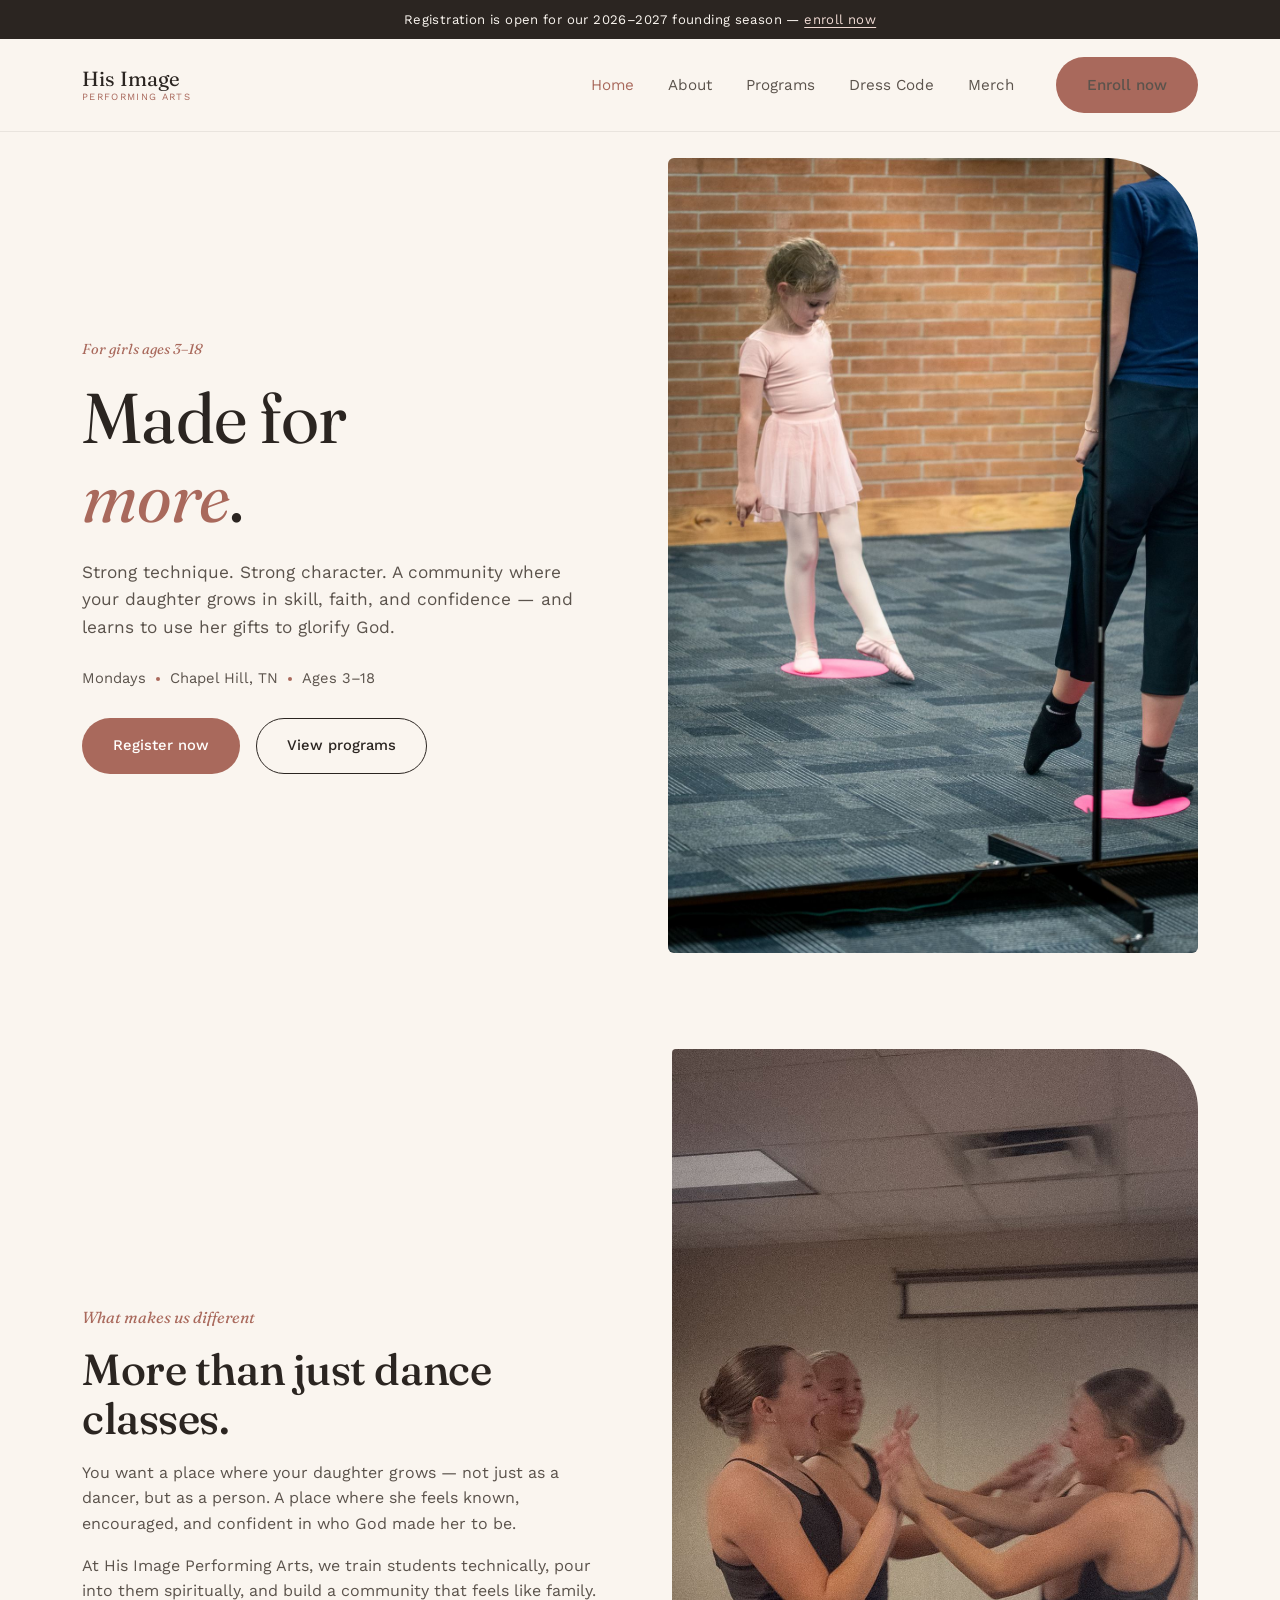
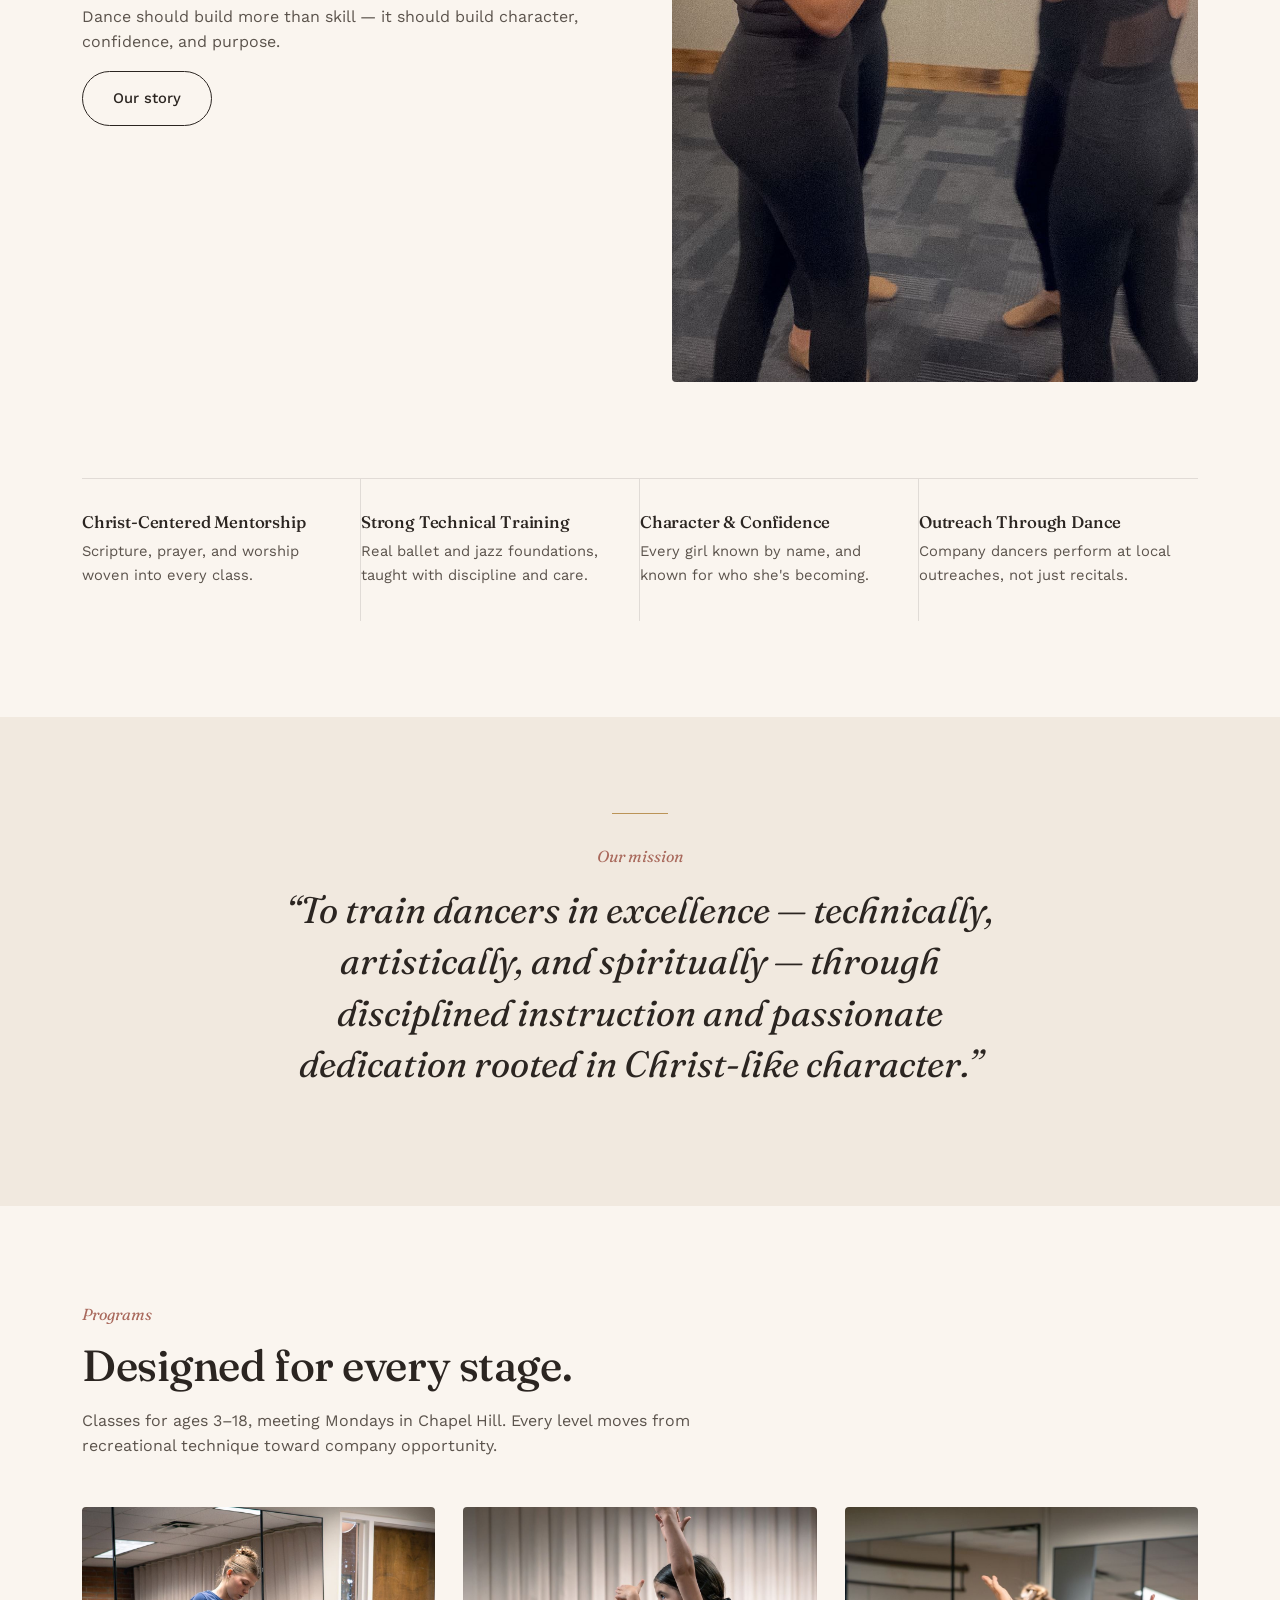
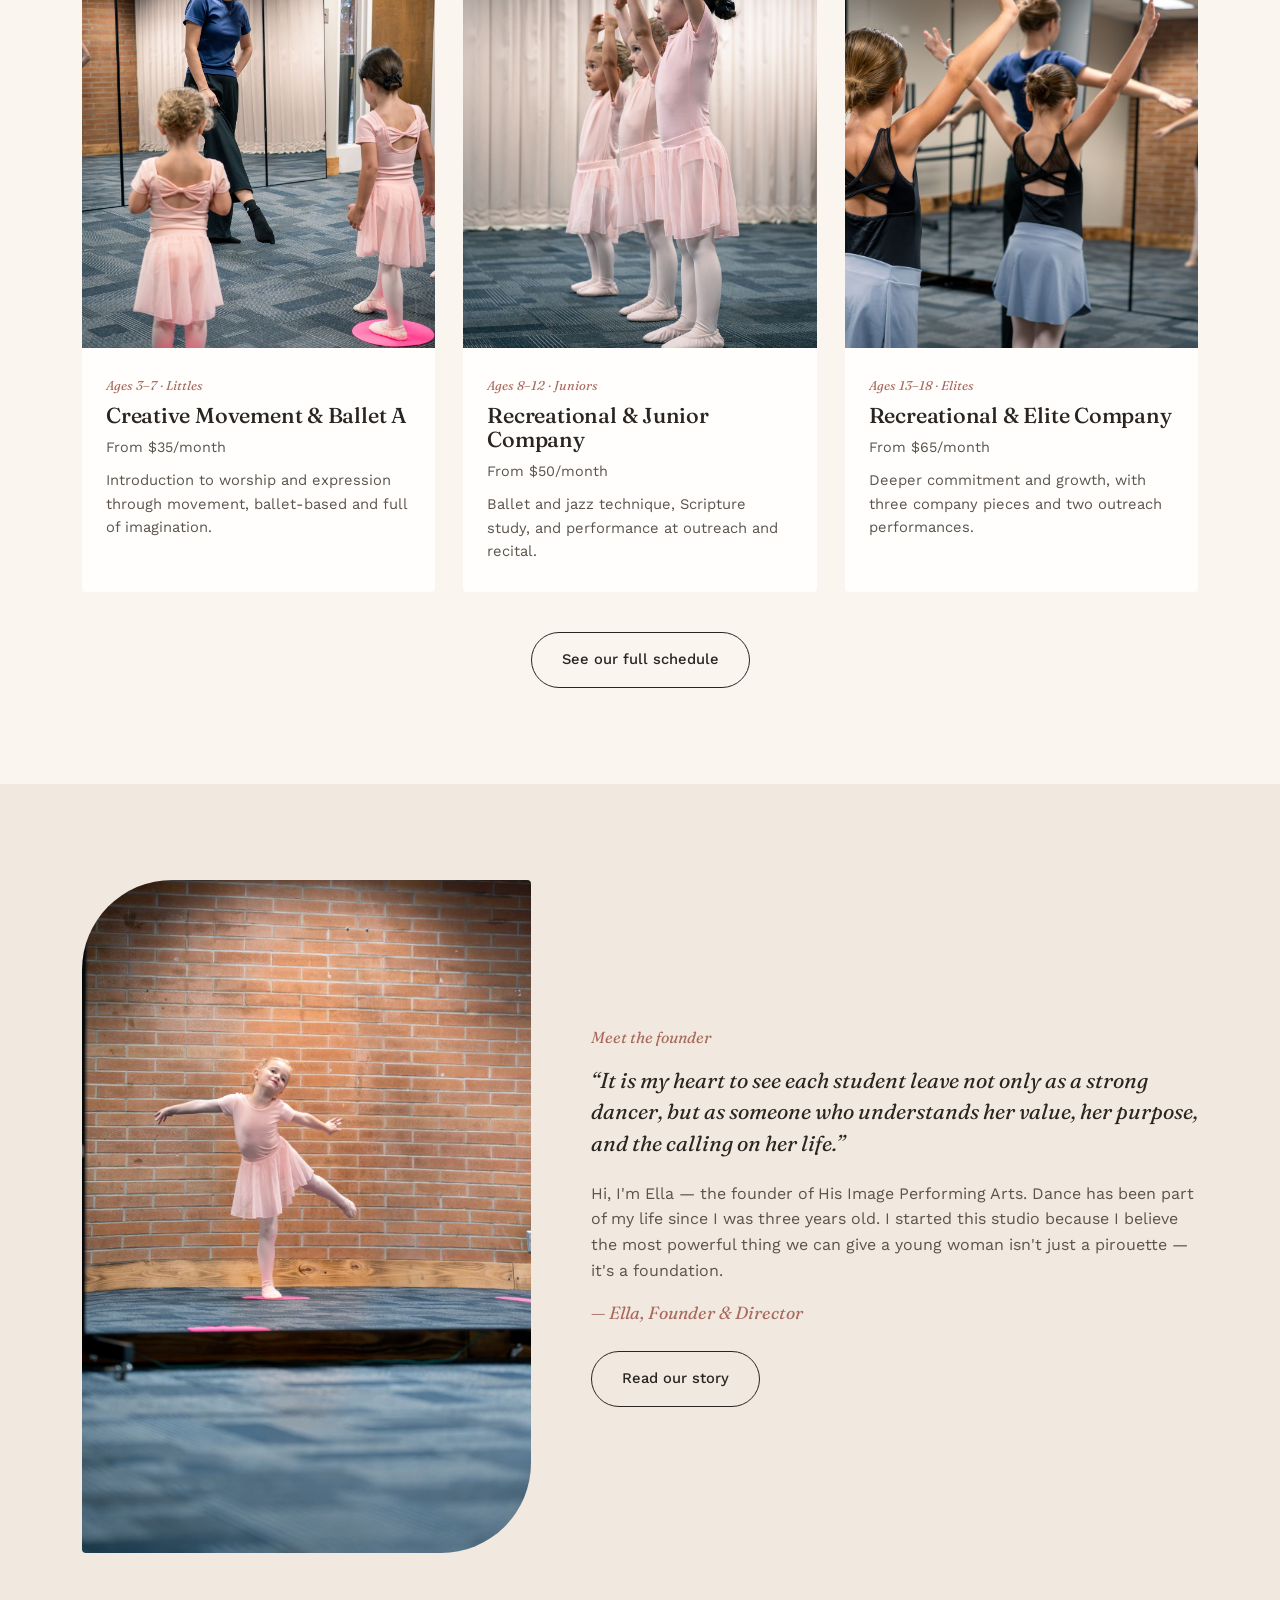
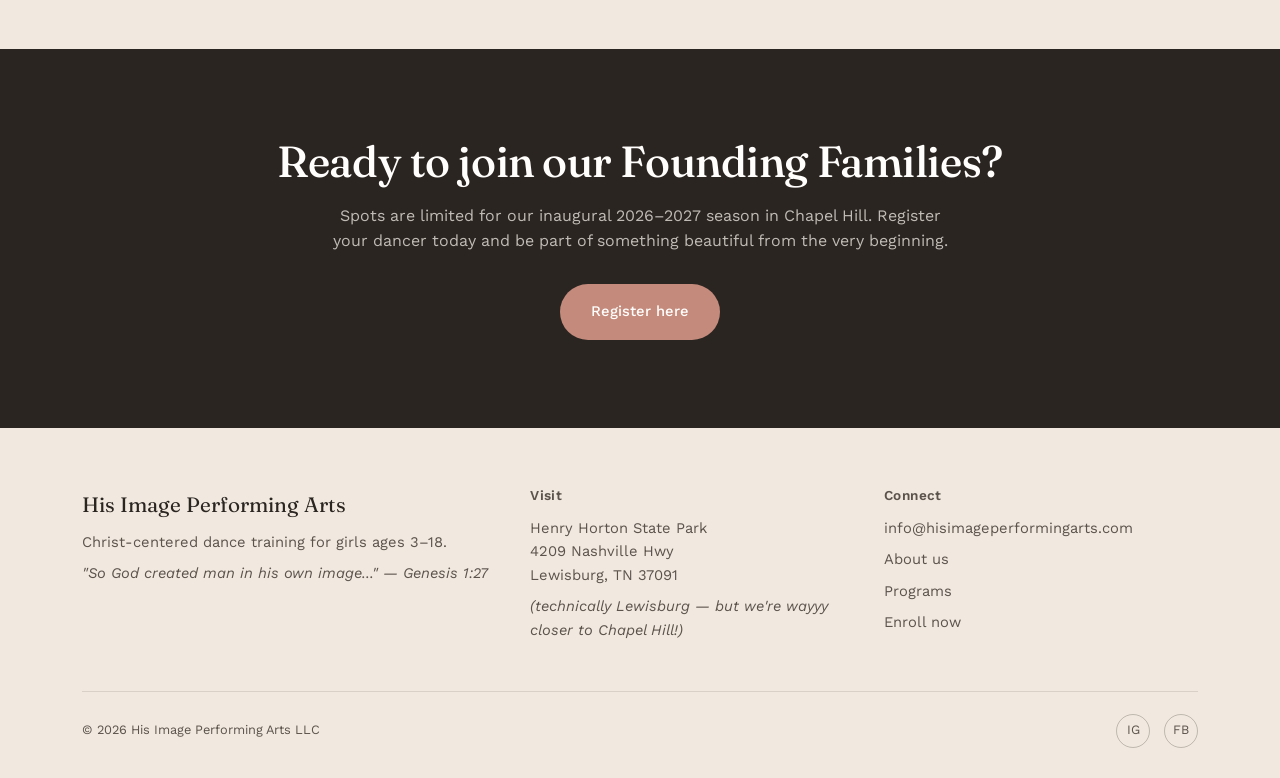
<file: index.html>
<!DOCTYPE html>
<html lang="en">
<head>
<meta charset="UTF-8">
<meta name="viewport" content="width=device-width, initial-scale=1.0">
<title>His Image Performing Arts — Christ-Centered Dance Training</title>
<link rel="stylesheet" href="style.css">
</head>
<body>

<div class="announce">Registration is open for our 2026–2027 founding season — <a href="https://script.google.com/macros/s/AKfycbz4TcwrcOci17KuWnP7Qso9BfJO1JU5johfQcjDlCk19ZVRCzUDlLJBu8vvKc7a6fUk/exec" target="_blank" rel="noopener">enroll now</a></div>

<header class="site-header">
  <nav class="nav">
    <a href="index.html" class="logo">His Image <span>PERFORMING ARTS</span></a>
    <button class="nav-toggle" id="navToggle">Menu</button>
    <div class="nav-links" id="navLinks">
      <a href="index.html" class="active">Home</a>
      <a href="about.html">About</a>
      <a href="programs.html">Programs</a>
      <a href="programs.html#recreational">Dress Code</a>
      <a href="https://script.google.com/macros/s/AKfycbxI9Q-NUKs-gQMrajs-0uU1qbSkL1Jp7PrdVb6YB77zasQkzGzxGg2uIhxIohrQ2CzO/exec" target="_blank" rel="noopener">Merch</a>
      <a class="btn btn-primary nav-cta" href="https://script.google.com/macros/s/AKfycbz4TcwrcOci17KuWnP7Qso9BfJO1JU5johfQcjDlCk19ZVRCzUDlLJBu8vvKc7a6fUk/exec" target="_blank" rel="noopener">Enroll now</a>
    </div>
  </nav>
</header>

<!-- HERO -->
<section style="padding-top:0; padding-bottom:0;">
  <div class="hero">
    <div class="hero-copy">
      <span class="hero-eyebrow">For girls ages 3–18</span>
      <h1>Made for<br><em>more</em>.</h1>
      <p class="hero-lede">Strong technique. Strong character. A community where your daughter grows in skill, faith, and confidence — and learns to use her gifts to glorify God.</p>
      <div class="hero-meta">Mondays <span class="dot"></span> Chapel Hill, TN <span class="dot"></span> Ages 3–18</div>
      <div class="hero-actions">
        <a class="btn btn-primary" href="https://script.google.com/macros/s/AKfycbz4TcwrcOci17KuWnP7Qso9BfJO1JU5johfQcjDlCk19ZVRCzUDlLJBu8vvKc7a6fUk/exec" target="_blank" rel="noopener">Register now</a>
        <a class="btn btn-outline" href="programs.html">View programs</a>
      </div>
    </div>
    <div class="hero-media">
      <img src="images/hero-arabesque.jpeg" alt="Young dancer in pink balancing on one leg against a brick wall">
    </div>
  </div>
</section>

<!-- MORE THAN DANCE -->
<section>
  <div class="container split">
    <div class="split-copy">
      <span class="eyebrow-serif">What makes us different</span>
      <h2>More than just dance classes.</h2>
      <p>You want a place where your daughter grows — not just as a dancer, but as a person. A place where she feels known, encouraged, and confident in who God made her to be.</p>
      <p>At His Image Performing Arts, we train students technically, pour into them spiritually, and build a community that feels like family. Dance should build more than skill — it should build character, confidence, and purpose.</p>
      <a class="btn btn-outline" href="about.html">Our story</a>
    </div>
    <div class="split-media">
      <img src="images/highfive.jpeg" alt="Dancers laughing and high-fiving together after class">
    </div>
  </div>
</section>

<!-- PILLARS -->
<section style="padding-top:0;">
  <div class="container">
    <div class="pillars">
      <div>
        <h4>Christ-Centered Mentorship</h4>
        <p>Scripture, prayer, and worship woven into every class.</p>
      </div>
      <div>
        <h4>Strong Technical Training</h4>
        <p>Real ballet and jazz foundations, taught with discipline and care.</p>
      </div>
      <div>
        <h4>Character &amp; Confidence</h4>
        <p>Every girl known by name, and known for who she's becoming.</p>
      </div>
      <div>
        <h4>Outreach Through Dance</h4>
        <p>Company dancers perform at local outreaches, not just recitals.</p>
      </div>
    </div>
  </div>
</section>

<!-- MISSION -->
<section style="background:var(--cream-dark);">
  <div class="mission">
    <div class="rule"></div>
    <span class="eyebrow-serif">Our mission</span>
    <blockquote>&ldquo;To train dancers in excellence — technically, artistically, and spiritually — through disciplined instruction and passionate dedication rooted in Christ-like character.&rdquo;</blockquote>
  </div>
</section>

<!-- PROGRAMS PREVIEW -->
<section id="programs">
  <div class="container">
    <div style="max-width:640px; margin-bottom:48px;">
      <span class="eyebrow-serif">Programs</span>
      <h2>Designed for every stage.</h2>
      <p>Classes for ages 3–18, meeting Mondays in Chapel Hill. Every level moves from recreational technique toward company opportunity.</p>
    </div>
    <div class="card-grid">
      <div class="p-card">
        <div class="p-media"><img src="images/littles-1.jpeg" alt="Little girl in pink ballet skirt practicing"></div>
        <div class="p-body">
          <span class="p-ages">Ages 3–7 · Littles</span>
          <h3>Creative Movement &amp; Ballet A</h3>
          <div class="p-price">From $35/month</div>
          <p style="font-size:0.92rem; margin:0;">Introduction to worship and expression through movement, ballet-based and full of imagination.</p>
        </div>
      </div>
      <div class="p-card">
        <div class="p-media"><img src="images/littles-arms.jpeg" alt="Young dancers with arms raised in class"></div>
        <div class="p-body">
          <span class="p-ages">Ages 8–12 · Juniors</span>
          <h3>Recreational &amp; Junior Company</h3>
          <div class="p-price">From $50/month</div>
          <p style="font-size:0.92rem; margin:0;">Ballet and jazz technique, Scripture study, and performance at outreach and recital.</p>
        </div>
      </div>
      <div class="p-card">
        <div class="p-media"><img src="images/elite-2.jpeg" alt="Older dancers reaching arms upward in unison"></div>
        <div class="p-body">
          <span class="p-ages">Ages 13–18 · Elites</span>
          <h3>Recreational &amp; Elite Company</h3>
          <div class="p-price">From $65/month</div>
          <p style="font-size:0.92rem; margin:0;">Deeper commitment and growth, with three company pieces and two outreach performances.</p>
        </div>
      </div>
    </div>
    <div style="margin-top:40px; text-align:center;">
      <a class="btn btn-outline" href="programs.html">See our full schedule</a>
    </div>
  </div>
</section>

<!-- FOUNDER -->
<section style="background:var(--cream-dark);">
  <div class="container founder">
    <img src="images/littles-brick.jpeg" alt="Instructor guiding a young dancer">
    <div>
      <span class="eyebrow-serif">Meet the founder</span>
      <blockquote>&ldquo;It is my heart to see each student leave not only as a strong dancer, but as someone who understands her value, her purpose, and the calling on her life.&rdquo;</blockquote>
      <p>Hi, I'm Ella — the founder of His Image Performing Arts. Dance has been part of my life since I was three years old. I started this studio because I believe the most powerful thing we can give a young woman isn't just a pirouette — it's a foundation.</p>
      <span class="sign">— Ella, Founder &amp; Director</span>
      <div style="margin-top:24px;"><a class="btn btn-outline" href="about.html">Read our story</a></div>
    </div>
  </div>
</section>

<!-- CTA -->
<section class="band">
  <div class="container">
    <h2>Ready to join our Founding Families?</h2>
    <p>Spots are limited for our inaugural 2026–2027 season in Chapel Hill. Register your dancer today and be part of something beautiful from the very beginning.</p>
    <a class="btn btn-primary" href="https://script.google.com/macros/s/AKfycbz4TcwrcOci17KuWnP7Qso9BfJO1JU5johfQcjDlCk19ZVRCzUDlLJBu8vvKc7a6fUk/exec" target="_blank" rel="noopener">Register here</a>
  </div>
</section>

<footer>
  <div class="container">
    <div class="footer-grid">
      <div>
        <div class="footer-logo">His Image Performing Arts</div>
        <p>Christ-centered dance training for girls ages 3–18.</p>
        <p class="footer-note">"So God created man in his own image..." — Genesis 1:27</p>
      </div>
      <div>
        <h4>Visit</h4>
        <p>Henry Horton State Park<br>4209 Nashville Hwy<br>Lewisburg, TN 37091</p>
        <p style="font-style:italic;">(technically Lewisburg — but we're wayyy closer to Chapel Hill!)</p>
      </div>
      <div>
        <h4>Connect</h4>
        <a href="mailto:info@hisimageperformingarts.com">info@hisimageperformingarts.com</a>
        <a href="about.html">About us</a>
        <a href="programs.html">Programs</a>
        <a href="https://script.google.com/macros/s/AKfycbz4TcwrcOci17KuWnP7Qso9BfJO1JU5johfQcjDlCk19ZVRCzUDlLJBu8vvKc7a6fUk/exec" target="_blank" rel="noopener">Enroll now</a>
      </div>
    </div>
    <div class="foot-bottom">
      <span>© 2026 His Image Performing Arts LLC</span>
      <div class="socials">
        <a href="https://www.instagram.com/hisimageperformingarts/" target="_blank" rel="noopener" aria-label="Instagram">IG</a>
        <a href="https://www.facebook.com/people/His-Image-Performing-Arts/61587118682335/" target="_blank" rel="noopener" aria-label="Facebook">FB</a>
      </div>
    </div>
  </div>
</footer>

<script>
  document.getElementById('navToggle').addEventListener('click', function(){
    document.getElementById('navLinks').classList.toggle('open');
  });
</script>
</body>
</html>
</file>
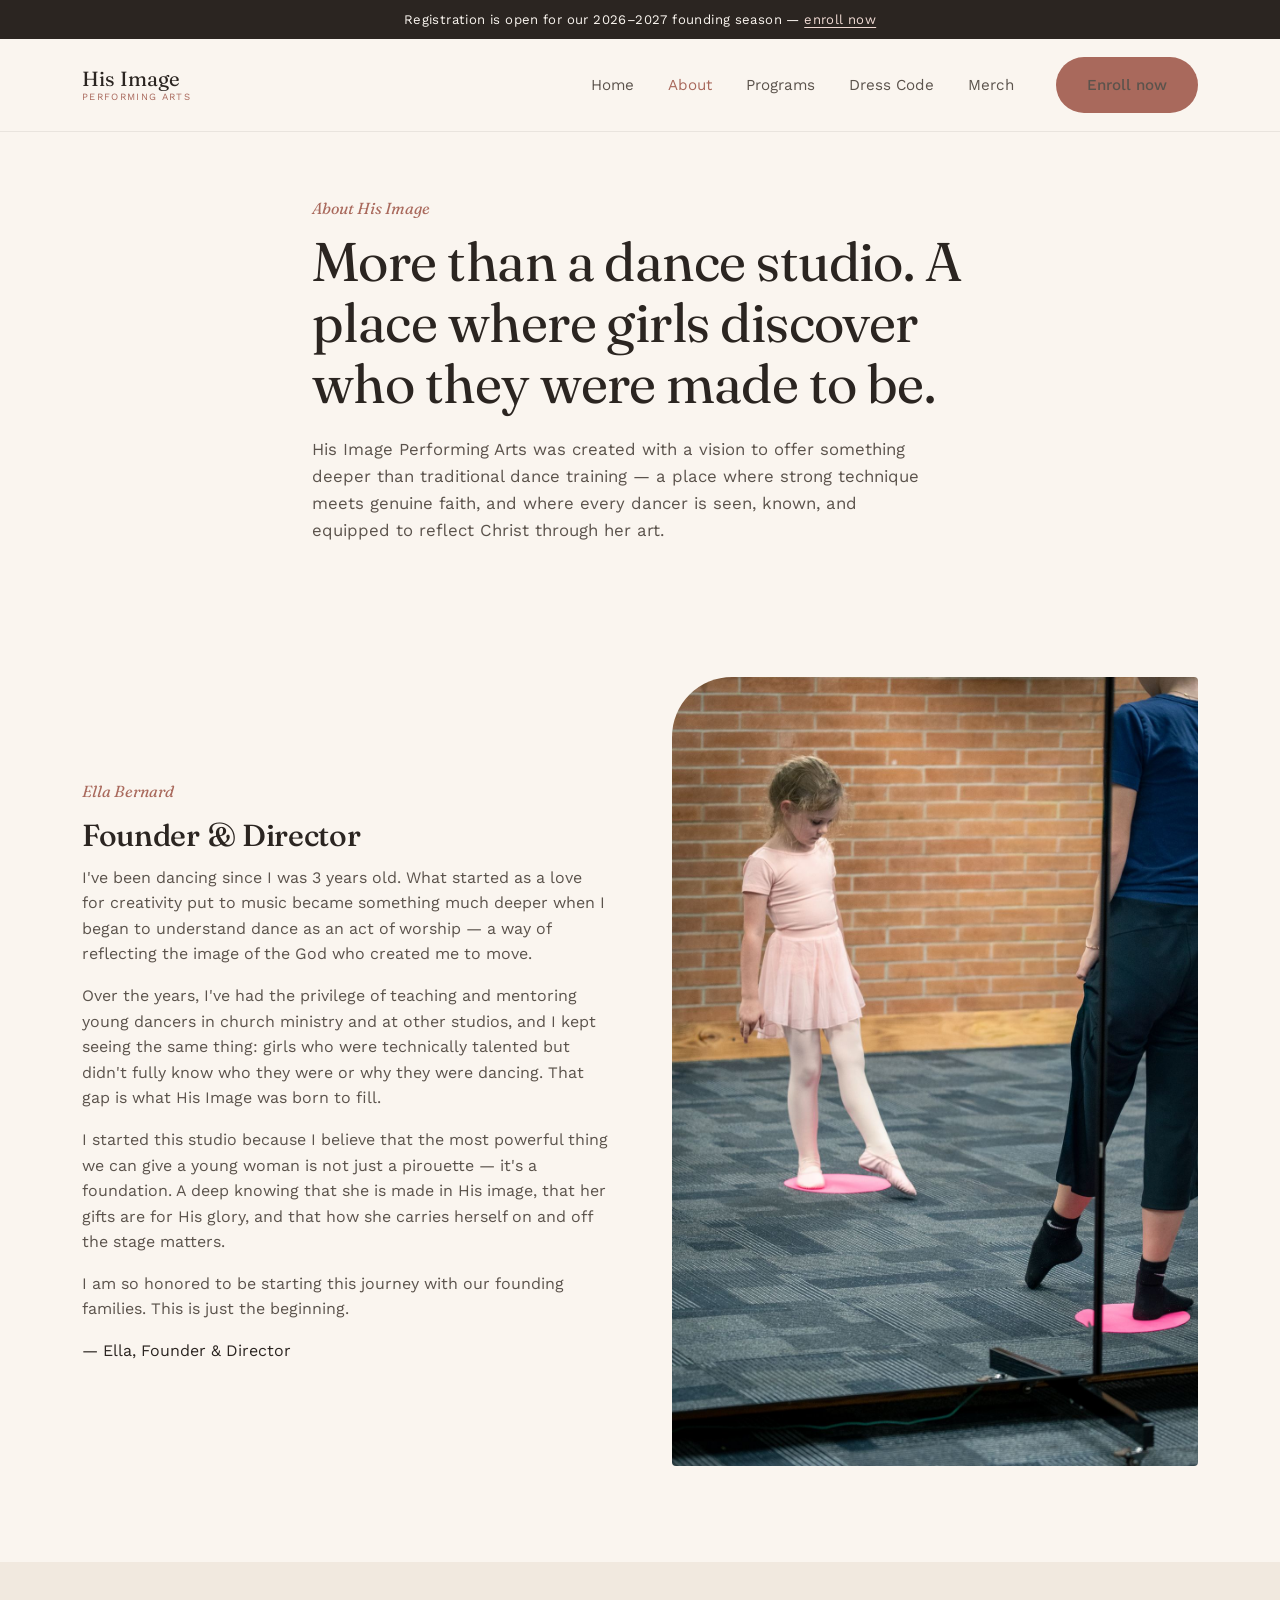
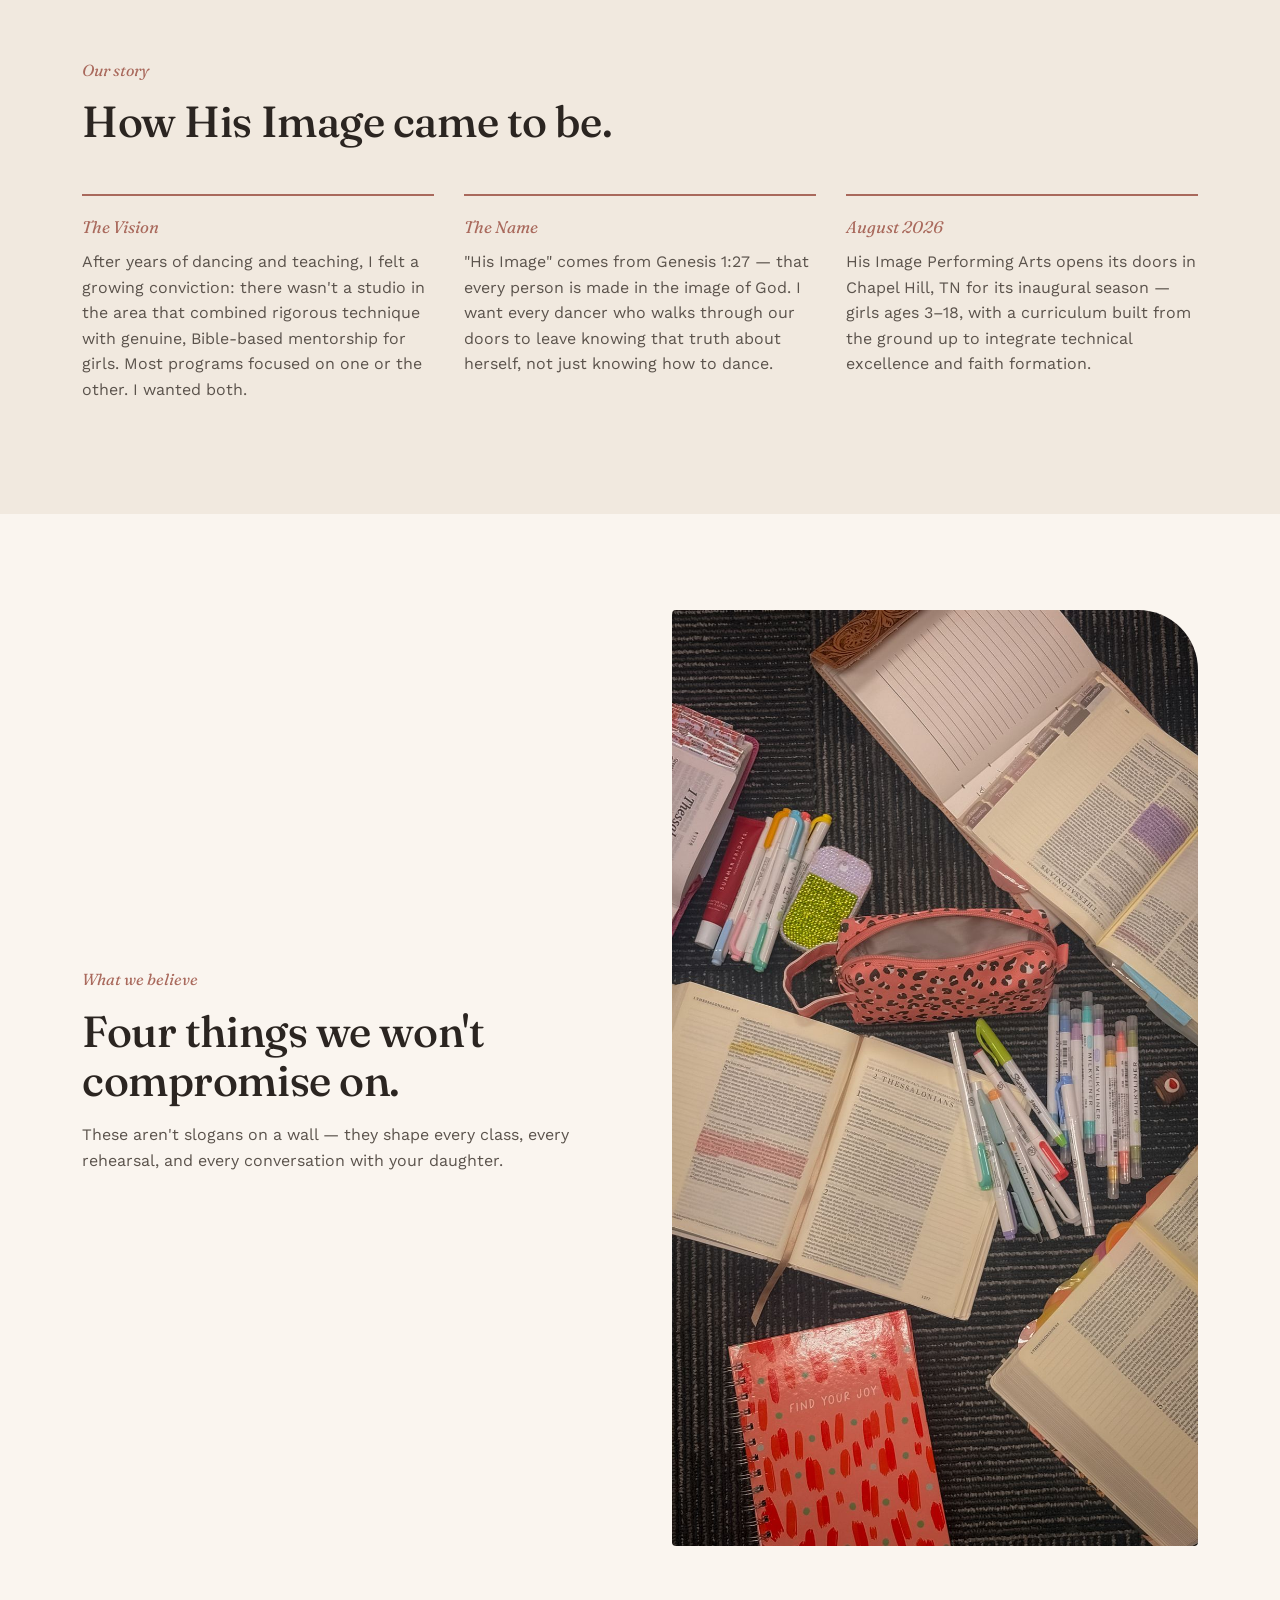
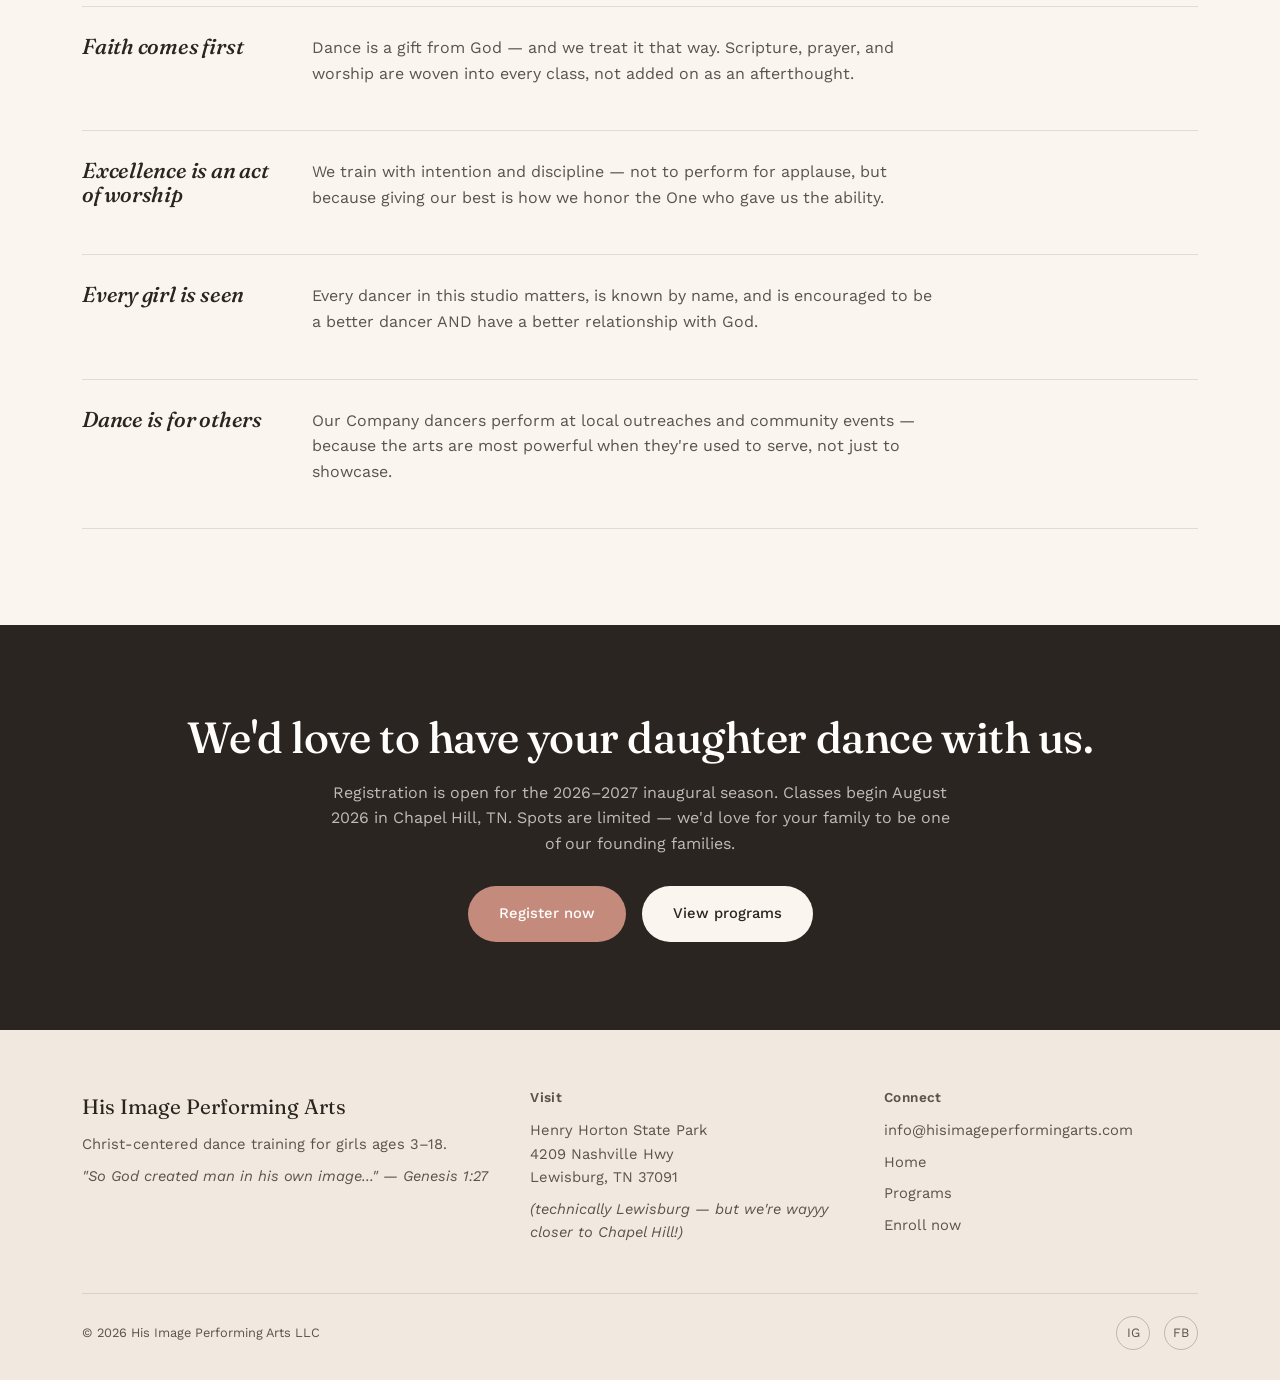
<file: about.html>
<!DOCTYPE html>
<html lang="en">
<head>
<meta charset="UTF-8">
<meta name="viewport" content="width=device-width, initial-scale=1.0">
<title>About Us — His Image Performing Arts</title>
<link rel="stylesheet" href="style.css">
</head>
<body>

<div class="announce">Registration is open for our 2026–2027 founding season — <a href="https://script.google.com/macros/s/AKfycbz4TcwrcOci17KuWnP7Qso9BfJO1JU5johfQcjDlCk19ZVRCzUDlLJBu8vvKc7a6fUk/exec" target="_blank" rel="noopener">enroll now</a></div>

<header class="site-header">
  <nav class="nav">
    <a href="index.html" class="logo">His Image <span>PERFORMING ARTS</span></a>
    <button class="nav-toggle" id="navToggle">Menu</button>
    <div class="nav-links" id="navLinks">
      <a href="index.html">Home</a>
      <a href="about.html" class="active">About</a>
      <a href="programs.html">Programs</a>
      <a href="programs.html#recreational">Dress Code</a>
      <a href="https://script.google.com/macros/s/AKfycbxI9Q-NUKs-gQMrajs-0uU1qbSkL1Jp7PrdVb6YB77zasQkzGzxGg2uIhxIohrQ2CzO/exec" target="_blank" rel="noopener">Merch</a>
      <a class="btn btn-primary nav-cta" href="https://script.google.com/macros/s/AKfycbz4TcwrcOci17KuWnP7Qso9BfJO1JU5johfQcjDlCk19ZVRCzUDlLJBu8vvKc7a6fUk/exec" target="_blank" rel="noopener">Enroll now</a>
    </div>
  </nav>
</header>

<section class="page-hero">
  <div class="container" style="max-width:720px;">
    <span class="eyebrow-serif">About His Image</span>
    <h1 style="font-size:clamp(2.2rem,4.5vw,3.4rem);">More than a dance studio. A place where girls discover who they were made to be.</h1>
    <p>His Image Performing Arts was created with a vision to offer something deeper than traditional dance training — a place where strong technique meets genuine faith, and where every dancer is seen, known, and equipped to reflect Christ through her art.</p>
  </div>
</section>

<!-- FOUNDER STORY -->
<section>
  <div class="container split reverse">
    <div class="split-media">
      <img src="images/hero-arabesque.jpeg" alt="Ella, founder of His Image Performing Arts">
    </div>
    <div class="split-copy">
      <span class="eyebrow-serif">Ella Bernard</span>
      <h2 style="font-size:1.9rem;">Founder &amp; Director</h2>
      <p>I've been dancing since I was 3 years old. What started as a love for creativity put to music became something much deeper when I began to understand dance as an act of worship — a way of reflecting the image of the God who created me to move.</p>
      <p>Over the years, I've had the privilege of teaching and mentoring young dancers in church ministry and at other studios, and I kept seeing the same thing: girls who were technically talented but didn't fully know who they were or why they were dancing. That gap is what His Image was born to fill.</p>
      <p>I started this studio because I believe that the most powerful thing we can give a young woman is not just a pirouette — it's a foundation. A deep knowing that she is made in His image, that her gifts are for His glory, and that how she carries herself on and off the stage matters.</p>
      <p>I am so honored to be starting this journey with our founding families. This is just the beginning.</p>
      <span class="sign">— Ella, Founder &amp; Director</span>
    </div>
  </div>
</section>

<!-- HOW IT CAME TO BE -->
<section style="background:var(--cream-dark);">
  <div class="container">
    <div style="max-width:640px; margin-bottom:48px;">
      <span class="eyebrow-serif">Our story</span>
      <h2>How His Image came to be.</h2>
    </div>
    <div class="timeline">
      <div class="t-item">
        <span class="t-date">The Vision</span>
        <p>After years of dancing and teaching, I felt a growing conviction: there wasn't a studio in the area that combined rigorous technique with genuine, Bible-based mentorship for girls. Most programs focused on one or the other. I wanted both.</p>
      </div>
      <div class="t-item">
        <span class="t-date">The Name</span>
        <p>"His Image" comes from Genesis 1:27 — that every person is made in the image of God. I want every dancer who walks through our doors to leave knowing that truth about herself, not just knowing how to dance.</p>
      </div>
      <div class="t-item">
        <span class="t-date">August 2026</span>
        <p>His Image Performing Arts opens its doors in Chapel Hill, TN for its inaugural season — girls ages 3–18, with a curriculum built from the ground up to integrate technical excellence and faith formation.</p>
      </div>
    </div>
  </div>
</section>

<!-- WHAT WE BELIEVE -->
<section>
  <div class="container">
    <div class="split" style="margin-bottom:60px;">
      <div class="split-copy">
        <span class="eyebrow-serif">What we believe</span>
        <h2>Four things we won't compromise on.</h2>
        <p>These aren't slogans on a wall — they shape every class, every rehearsal, and every conversation with your daughter.</p>
      </div>
      <div class="split-media">
        <img src="images/bible-flatlay.jpeg" alt="Bible study materials, journals, and highlighters used in scripture study">
      </div>
    </div>
    <div class="believe">
      <div class="b-item">
        <h3>Faith comes first</h3>
        <p>Dance is a gift from God — and we treat it that way. Scripture, prayer, and worship are woven into every class, not added on as an afterthought.</p>
      </div>
      <div class="b-item">
        <h3>Excellence is an act of worship</h3>
        <p>We train with intention and discipline — not to perform for applause, but because giving our best is how we honor the One who gave us the ability.</p>
      </div>
      <div class="b-item">
        <h3>Every girl is seen</h3>
        <p>Every dancer in this studio matters, is known by name, and is encouraged to be a better dancer AND have a better relationship with God.</p>
      </div>
      <div class="b-item">
        <h3>Dance is for others</h3>
        <p>Our Company dancers perform at local outreaches and community events — because the arts are most powerful when they're used to serve, not just to showcase.</p>
      </div>
    </div>
  </div>
</section>

<!-- CTA -->
<section class="band">
  <div class="container">
    <h2>We'd love to have your daughter dance with us.</h2>
    <p>Registration is open for the 2026–2027 inaugural season. Classes begin August 2026 in Chapel Hill, TN. Spots are limited — we'd love for your family to be one of our founding families.</p>
    <div style="display:flex; gap:16px; justify-content:center; flex-wrap:wrap;">
      <a class="btn btn-primary" href="https://script.google.com/macros/s/AKfycbz4TcwrcOci17KuWnP7Qso9BfJO1JU5johfQcjDlCk19ZVRCzUDlLJBu8vvKc7a6fUk/exec" target="_blank" rel="noopener">Register now</a>
      <a class="btn btn-light" href="programs.html">View programs</a>
    </div>
  </div>
</section>

<footer>
  <div class="container">
    <div class="footer-grid">
      <div>
        <div class="footer-logo">His Image Performing Arts</div>
        <p>Christ-centered dance training for girls ages 3–18.</p>
        <p class="footer-note">"So God created man in his own image..." — Genesis 1:27</p>
      </div>
      <div>
        <h4>Visit</h4>
        <p>Henry Horton State Park<br>4209 Nashville Hwy<br>Lewisburg, TN 37091</p>
        <p style="font-style:italic;">(technically Lewisburg — but we're wayyy closer to Chapel Hill!)</p>
      </div>
      <div>
        <h4>Connect</h4>
        <a href="mailto:info@hisimageperformingarts.com">info@hisimageperformingarts.com</a>
        <a href="index.html">Home</a>
        <a href="programs.html">Programs</a>
        <a href="https://script.google.com/macros/s/AKfycbz4TcwrcOci17KuWnP7Qso9BfJO1JU5johfQcjDlCk19ZVRCzUDlLJBu8vvKc7a6fUk/exec" target="_blank" rel="noopener">Enroll now</a>
      </div>
    </div>
    <div class="foot-bottom">
      <span>© 2026 His Image Performing Arts LLC</span>
      <div class="socials">
        <a href="https://www.instagram.com/hisimageperformingarts/" target="_blank" rel="noopener" aria-label="Instagram">IG</a>
        <a href="https://www.facebook.com/people/His-Image-Performing-Arts/61587118682335/" target="_blank" rel="noopener" aria-label="Facebook">FB</a>
      </div>
    </div>
  </div>
</footer>

<script>
  document.getElementById('navToggle').addEventListener('click', function(){
    document.getElementById('navLinks').classList.toggle('open');
  });
</script>
</body>
</html>
</file>
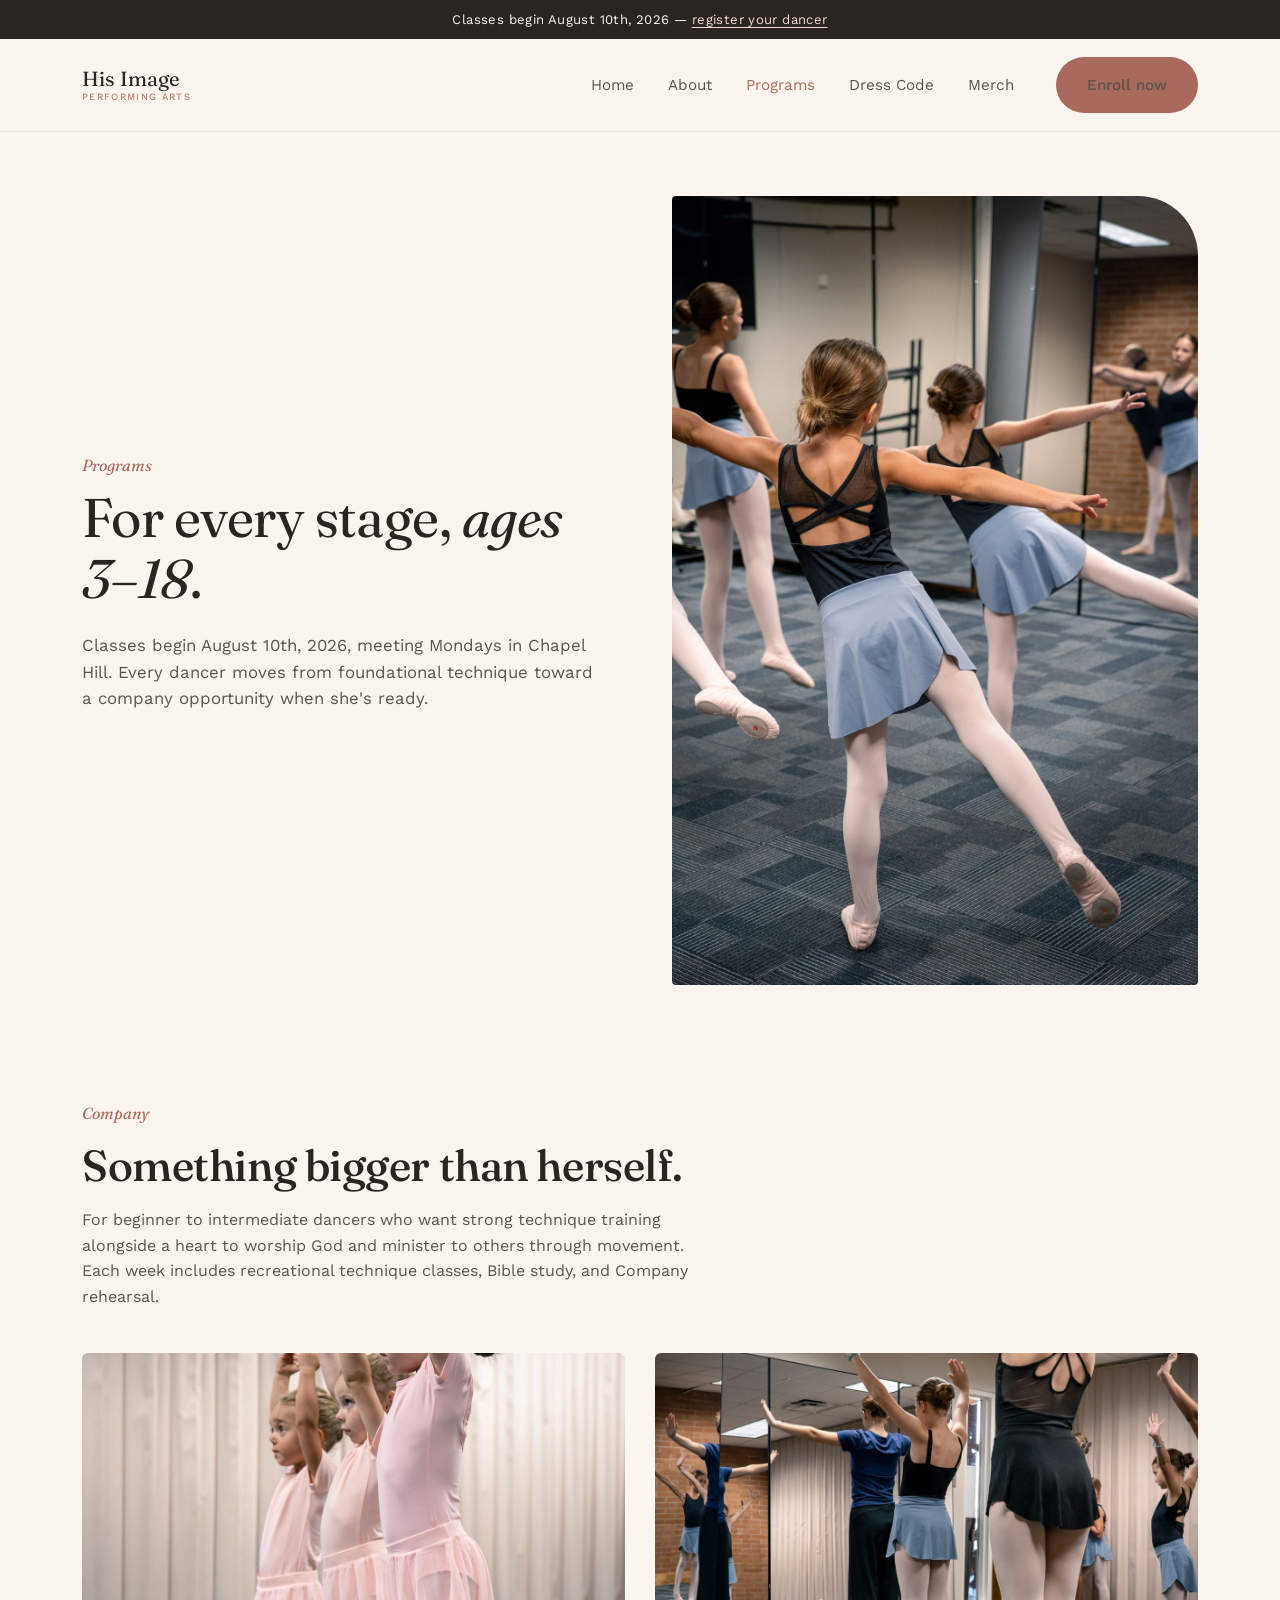
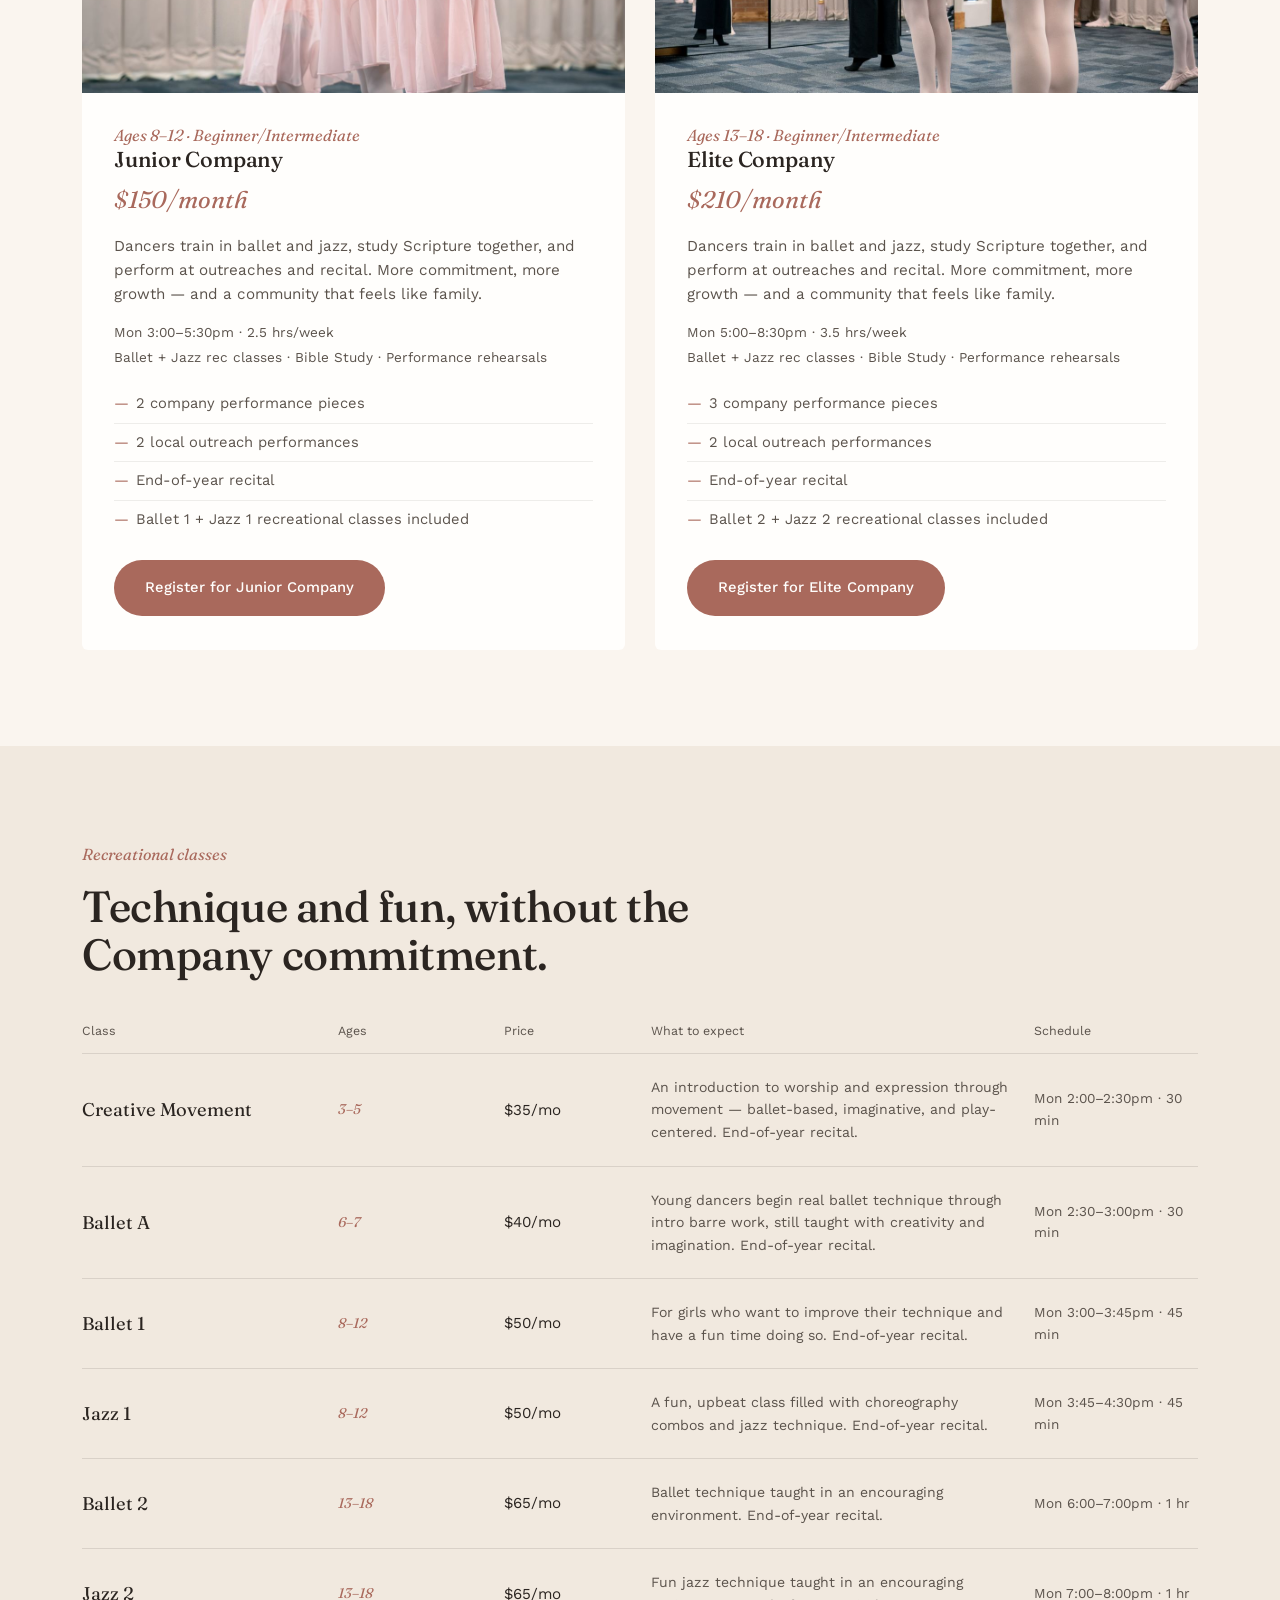
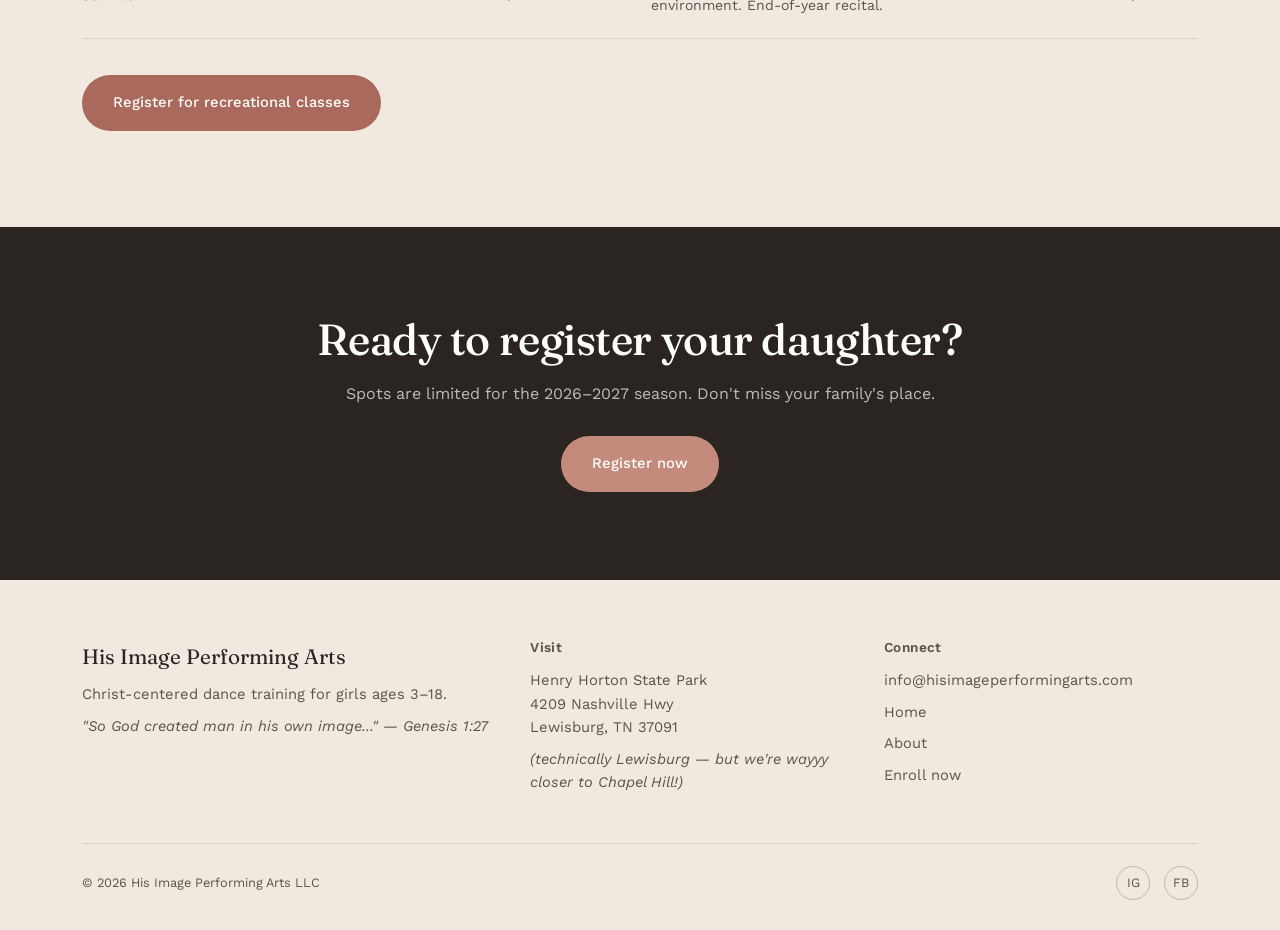
<file: programs.html>
<!DOCTYPE html>
<html lang="en">
<head>
<meta charset="UTF-8">
<meta name="viewport" content="width=device-width, initial-scale=1.0">
<title>Programs — His Image Performing Arts</title>
<link rel="stylesheet" href="style.css">
</head>
<body>

<div class="announce">Classes begin August 10th, 2026 — <a href="https://script.google.com/macros/s/AKfycbz4TcwrcOci17KuWnP7Qso9BfJO1JU5johfQcjDlCk19ZVRCzUDlLJBu8vvKc7a6fUk/exec" target="_blank" rel="noopener">register your dancer</a></div>

<header class="site-header">
  <nav class="nav">
    <a href="index.html" class="logo">His Image <span>PERFORMING ARTS</span></a>
    <button class="nav-toggle" id="navToggle">Menu</button>
    <div class="nav-links" id="navLinks">
      <a href="index.html">Home</a>
      <a href="about.html">About</a>
      <a href="programs.html" class="active">Programs</a>
      <a href="#recreational">Dress Code</a>
      <a href="https://script.google.com/macros/s/AKfycbxI9Q-NUKs-gQMrajs-0uU1qbSkL1Jp7PrdVb6YB77zasQkzGzxGg2uIhxIohrQ2CzO/exec" target="_blank" rel="noopener">Merch</a>
      <a class="btn btn-primary nav-cta" href="https://script.google.com/macros/s/AKfycbz4TcwrcOci17KuWnP7Qso9BfJO1JU5johfQcjDlCk19ZVRCzUDlLJBu8vvKc7a6fUk/exec" target="_blank" rel="noopener">Enroll now</a>
    </div>
  </nav>
</header>

<section class="page-hero">
  <div class="container split">
    <div>
      <span class="eyebrow-serif">Programs</span>
      <h1 style="font-size:clamp(2.2rem,4.5vw,3.4rem);">For every stage, <em>ages 3–18</em>.</h1>
      <p>Classes begin August 10th, 2026, meeting Mondays in Chapel Hill. Every dancer moves from foundational technique toward a company opportunity when she's ready.</p>
    </div>
    <div>
      <img src="images/elite-3.jpeg" alt="Dancer in arabesque with arms extended" style="border-radius:4px 60px 4px 4px;">
    </div>
  </div>
</section>

<!-- COMPANY -->
<section>
  <div class="container">
    <div style="max-width:680px; margin-bottom:44px;">
      <span class="eyebrow-serif">Company</span>
      <h2>Something bigger than herself.</h2>
      <p>For beginner to intermediate dancers who want strong technique training alongside a heart to worship God and minister to others through movement. Each week includes recreational technique classes, Bible study, and Company rehearsal.</p>
    </div>
    <div class="company-grid">
      <div class="company-card">
        <div class="c-media"><img src="images/littles-arms.jpeg" alt="Junior Company dancers reaching upward"></div>
        <div class="c-body">
          <span class="p-ages" style="color:var(--rose-deep); font-family:var(--serif); font-style:italic;">Ages 8–12 · Beginner/Intermediate</span>
          <h3>Junior Company</h3>
          <div class="c-price">$150/month</div>
          <p style="font-size:0.95rem;">Dancers train in ballet and jazz, study Scripture together, and perform at outreaches and recital. More commitment, more growth — and a community that feels like family.</p>
          <div class="c-sched">Mon 3:00–5:30pm · 2.5 hrs/week</div>
          <div class="c-sched">Ballet + Jazz rec classes · Bible Study · Performance rehearsals</div>
          <ul>
            <li>2 company performance pieces</li>
            <li>2 local outreach performances</li>
            <li>End-of-year recital</li>
            <li>Ballet 1 + Jazz 1 recreational classes included</li>
          </ul>
          <a class="btn btn-primary" href="https://script.google.com/macros/s/AKfycbz4TcwrcOci17KuWnP7Qso9BfJO1JU5johfQcjDlCk19ZVRCzUDlLJBu8vvKc7a6fUk/exec" target="_blank" rel="noopener">Register for Junior Company</a>
        </div>
      </div>
      <div class="company-card">
        <div class="c-media"><img src="images/elite-1.jpeg" alt="Elite Company dancers in black leotards"></div>
        <div class="c-body">
          <span class="p-ages" style="color:var(--rose-deep); font-family:var(--serif); font-style:italic;">Ages 13–18 · Beginner/Intermediate</span>
          <h3>Elite Company</h3>
          <div class="c-price">$210/month</div>
          <p style="font-size:0.95rem;">Dancers train in ballet and jazz, study Scripture together, and perform at outreaches and recital. More commitment, more growth — and a community that feels like family.</p>
          <div class="c-sched">Mon 5:00–8:30pm · 3.5 hrs/week</div>
          <div class="c-sched">Ballet + Jazz rec classes · Bible Study · Performance rehearsals</div>
          <ul>
            <li>3 company performance pieces</li>
            <li>2 local outreach performances</li>
            <li>End-of-year recital</li>
            <li>Ballet 2 + Jazz 2 recreational classes included</li>
          </ul>
          <a class="btn btn-primary" href="https://script.google.com/macros/s/AKfycbzToy6zVw19IQQnYRrMOU2_gvlWGSedTm1_3zQ0pCwGYGqN8oSiiDHo0corH1lOtunFAQ/exec" target="_blank" rel="noopener">Register for Elite Company</a>
        </div>
      </div>
    </div>
  </div>
</section>

<!-- RECREATIONAL -->
<section id="recreational" style="background:var(--cream-dark);">
  <div class="container">
    <div style="max-width:680px; margin-bottom:20px;">
      <span class="eyebrow-serif">Recreational classes</span>
      <h2>Technique and fun, without the Company commitment.</h2>
    </div>
    <div class="rec-table">
      <div class="rec-row head">
        <span>Class</span><span>Ages</span><span>Price</span><span>What to expect</span><span>Schedule</span>
      </div>
      <div class="rec-row">
        <span class="r-name">Creative Movement</span>
        <span class="r-age">3–5</span>
        <span class="r-price">$35/mo</span>
        <p class="r-desc">An introduction to worship and expression through movement — ballet-based, imaginative, and play-centered. End-of-year recital.</p>
        <span class="r-time">Mon 2:00–2:30pm · 30 min</span>
      </div>
      <div class="rec-row">
        <span class="r-name">Ballet A</span>
        <span class="r-age">6–7</span>
        <span class="r-price">$40/mo</span>
        <p class="r-desc">Young dancers begin real ballet technique through intro barre work, still taught with creativity and imagination. End-of-year recital.</p>
        <span class="r-time">Mon 2:30–3:00pm · 30 min</span>
      </div>
      <div class="rec-row">
        <span class="r-name">Ballet 1</span>
        <span class="r-age">8–12</span>
        <span class="r-price">$50/mo</span>
        <p class="r-desc">For girls who want to improve their technique and have a fun time doing so. End-of-year recital.</p>
        <span class="r-time">Mon 3:00–3:45pm · 45 min</span>
      </div>
      <div class="rec-row">
        <span class="r-name">Jazz 1</span>
        <span class="r-age">8–12</span>
        <span class="r-price">$50/mo</span>
        <p class="r-desc">A fun, upbeat class filled with choreography combos and jazz technique. End-of-year recital.</p>
        <span class="r-time">Mon 3:45–4:30pm · 45 min</span>
      </div>
      <div class="rec-row">
        <span class="r-name">Ballet 2</span>
        <span class="r-age">13–18</span>
        <span class="r-price">$65/mo</span>
        <p class="r-desc">Ballet technique taught in an encouraging environment. End-of-year recital.</p>
        <span class="r-time">Mon 6:00–7:00pm · 1 hr</span>
      </div>
      <div class="rec-row">
        <span class="r-name">Jazz 2</span>
        <span class="r-age">13–18</span>
        <span class="r-price">$65/mo</span>
        <p class="r-desc">Fun jazz technique taught in an encouraging environment. End-of-year recital.</p>
        <span class="r-time">Mon 7:00–8:00pm · 1 hr</span>
      </div>
    </div>
    <div style="margin-top:36px;">
      <a class="btn btn-primary" href="https://script.google.com/macros/s/AKfycbz4TcwrcOci17KuWnP7Qso9BfJO1JU5johfQcjDlCk19ZVRCzUDlLJBu8vvKc7a6fUk/exec" target="_blank" rel="noopener">Register for recreational classes</a>
    </div>
  </div>
</section>

<!-- CTA -->
<section class="band">
  <div class="container">
    <h2>Ready to register your daughter?</h2>
    <p>Spots are limited for the 2026–2027 season. Don't miss your family's place.</p>
    <a class="btn btn-primary" href="https://script.google.com/macros/s/AKfycbzToy6zVw19IQQnYRrMOU2_gvlWGSedTm1_3zQ0pCwGYGqN8oSiiDHo0corH1lOtunFAQ/exec" target="_blank" rel="noopener">Register now</a>
  </div>
</section>

<footer>
  <div class="container">
    <div class="footer-grid">
      <div>
        <div class="footer-logo">His Image Performing Arts</div>
        <p>Christ-centered dance training for girls ages 3–18.</p>
        <p class="footer-note">"So God created man in his own image..." — Genesis 1:27</p>
      </div>
      <div>
        <h4>Visit</h4>
        <p>Henry Horton State Park<br>4209 Nashville Hwy<br>Lewisburg, TN 37091</p>
        <p style="font-style:italic;">(technically Lewisburg — but we're wayyy closer to Chapel Hill!)</p>
      </div>
      <div>
        <h4>Connect</h4>
        <a href="mailto:info@hisimageperformingarts.com">info@hisimageperformingarts.com</a>
        <a href="index.html">Home</a>
        <a href="about.html">About</a>
        <a href="https://script.google.com/macros/s/AKfycbz4TcwrcOci17KuWnP7Qso9BfJO1JU5johfQcjDlCk19ZVRCzUDlLJBu8vvKc7a6fUk/exec" target="_blank" rel="noopener">Enroll now</a>
      </div>
    </div>
    <div class="foot-bottom">
      <span>© 2026 His Image Performing Arts LLC</span>
      <div class="socials">
        <a href="https://www.instagram.com/hisimageperformingarts/" target="_blank" rel="noopener" aria-label="Instagram">IG</a>
        <a href="https://www.facebook.com/people/His-Image-Performing-Arts/61587118682335/" target="_blank" rel="noopener" aria-label="Facebook">FB</a>
      </div>
    </div>
  </div>
</footer>

<script>
  document.getElementById('navToggle').addEventListener('click', function(){
    document.getElementById('navLinks').classList.toggle('open');
  });
</script>
</body>
</html>
</file>
<file: style.css>
/* ============================================
   His Image Performing Arts — Design System
   ============================================ */

@import url('https://fonts.googleapis.com/css2?family=Fraunces:ital,opsz,wght@0,9..144,300;0,9..144,400;0,9..144,500;0,9..144,600;1,9..144,400;1,9..144,500&family=Work+Sans:wght@300;400;500;600&display=swap');

:root{
  --cream:      #FAF5EF;
  --cream-dark: #F1E9DF;
  --ink:        #2B2521;
  --ink-soft:   #5B534C;
  --rose:       #C48A7C;
  --rose-deep:  #A9695C;
  --rose-pale:  #F0DAD3;
  --slate:      #8FA0AA;
  --slate-deep: #5F747E;
  --gold:       #BB9457;
  --white:      #FFFEFC;

  --serif: 'Fraunces', 'Iowan Old Style', serif;
  --sans:  'Work Sans', -apple-system, BlinkMacSystemFont, sans-serif;

  --max: 1180px;
}

*{ box-sizing: border-box; }
html{ scroll-behavior: smooth; }
body{
  margin:0;
  background: var(--cream);
  color: var(--ink);
  font-family: var(--sans);
  font-weight: 400;
  line-height: 1.6;
  -webkit-font-smoothing: antialiased;
}
img{ max-width:100%; display:block; }
a{ color: inherit; text-decoration:none; }

h1,h2,h3,h4{
  font-family: var(--serif);
  font-weight: 500;
  line-height: 1.12;
  margin: 0 0 0.4em;
  color: var(--ink);
  letter-spacing: -0.01em;
}
h1{ font-size: clamp(2.6rem, 5.5vw, 4.6rem); font-weight: 400; }
h2{ font-size: clamp(1.9rem, 3.4vw, 2.9rem); }
h3{ font-size: 1.35rem; }
p{ margin: 0 0 1em; color: var(--ink-soft); max-width: 62ch; }
em{ font-style: italic; }

.container{
  max-width: var(--max);
  margin: 0 auto;
  padding: 0 32px;
}
@media (max-width: 640px){ .container{ padding: 0 22px; } }

/* Buttons */
.btn{
  display: inline-flex;
  align-items: center;
  gap: 10px;
  font-family: var(--sans);
  font-size: 0.92rem;
  font-weight: 500;
  padding: 15px 30px;
  border-radius: 999px;
  border: 1px solid transparent;
  transition: transform .18s ease, background .18s ease, color .18s ease, border-color .18s ease;
  cursor: pointer;
}
.btn:hover{ transform: translateY(-2px); }
.btn-primary{ background: var(--rose-deep); color: var(--white); }
.btn-primary:hover{ background: var(--ink); }
.btn-outline{ background: transparent; border-color: var(--ink); color: var(--ink); }
.btn-outline:hover{ background: var(--ink); color: var(--white); }
.btn-light{ background: var(--cream); color: var(--ink); }
.btn-light:hover{ background: var(--white); }

/* ---------- Header / Nav ---------- */
.announce{
  background: var(--ink);
  color: var(--cream);
  text-align: center;
  font-size: 0.82rem;
  letter-spacing: 0.03em;
  padding: 9px 20px;
}
.announce a{ text-decoration: underline; text-underline-offset: 3px; color: var(--rose-pale); }

.site-header{
  position: sticky; top:0; z-index: 50;
  background: rgba(250,245,239,0.92);
  backdrop-filter: blur(8px);
  border-bottom: 1px solid rgba(43,37,33,0.08);
}
.nav{
  display:flex; align-items:center; justify-content:space-between;
  padding: 18px 32px;
  max-width: var(--max); margin:0 auto;
}
.logo{
  font-family: var(--serif);
  font-size: 1.28rem;
  color: var(--ink);
  display:flex; flex-direction:column; line-height:1.05;
}
.logo span{ font-size: 0.6rem; letter-spacing: 0.14em; color: var(--rose-deep); font-family: var(--sans); margin-top:3px;}
.nav-links{ display:flex; align-items:center; gap: 34px; }
.nav-links a{ font-size: 0.95rem; color: var(--ink-soft); position:relative; }
.nav-links a:hover{ color: var(--ink); }
.nav-links a.active{ color: var(--rose-deep); }
.nav-cta{ margin-left: 8px; }
.nav-toggle{ display:none; }

@media (max-width: 860px){
  .nav-links{
    position:fixed; inset: 68px 0 0 0; background: var(--cream);
    flex-direction: column; justify-content:flex-start; padding: 40px 32px; gap: 26px;
    transform: translateY(-8px); opacity:0; pointer-events:none; transition: all .25s ease;
  }
  .nav-links.open{ transform: translateY(0); opacity:1; pointer-events:all; }
  .nav-links a{ font-size: 1.2rem; }
  .nav-toggle{
    display:block; background:none; border:none; font-family: var(--serif); font-size: 1rem; color: var(--ink); cursor:pointer;
  }
}

/* ---------- Hero ---------- */
.hero{
  display:grid; grid-template-columns: 1.05fr 0.95fr; align-items:stretch; gap: 0;
  max-width: var(--max); margin: 26px auto 0; padding: 0 32px;
}
.hero-copy{
  display:flex; flex-direction:column; justify-content:center;
  padding: 40px 56px 40px 0;
  animation: rise .9s cubic-bezier(.22,.8,.32,1) both;
}
.hero-eyebrow{ color: var(--rose-deep); font-size: 0.9rem; margin-bottom: 18px; font-family: var(--serif); font-style: italic; }
.hero h1{ margin-bottom: 22px; }
.hero h1 em{ color: var(--rose-deep); font-style: italic; }
.hero-lede{ font-size: 1.08rem; max-width: 46ch; }
.hero-meta{
  margin-top: 8px; font-size: 0.92rem; color: var(--ink-soft);
  display:flex; gap:10px; align-items:center;
}
.hero-meta .dot{ width:4px; height:4px; border-radius:50%; background: var(--rose-deep); display:inline-block; }
.hero-actions{ display:flex; gap:16px; margin-top: 28px; flex-wrap: wrap; }
.hero-media{
  position:relative; overflow:hidden; border-radius: 6px 90px 6px 6px;
  animation: rise 1.1s cubic-bezier(.22,.8,.32,1) both;
}
.hero-media img{ width:100%; height:100%; object-fit:cover; min-height: 460px; }

@keyframes rise{ from{ opacity:0; transform: translateY(18px);} to{opacity:1; transform:translateY(0);} }

@media (max-width: 900px){
  .hero{ grid-template-columns: 1fr; padding: 0 22px; }
  .hero-copy{ padding: 34px 0 0; order:2; }
  .hero-media{ order:1; border-radius: 6px 6px 60px 6px;}
  .hero-media img{ min-height: 320px; }
}

/* ---------- Sections ---------- */
section{ padding: 96px 0; }
@media (max-width: 700px){ section{ padding: 64px 0; } }

.eyebrow-serif{
  font-family: var(--serif); font-style: italic; color: var(--rose-deep);
  font-size: 1rem; margin-bottom: 14px; display:block;
}

.split{
  display:grid; grid-template-columns: 1fr 1fr; gap: 64px; align-items:center;
}
.split.reverse .split-media{ order: 2; }
@media (max-width: 860px){
  .split{ grid-template-columns: 1fr; gap: 34px; }
  .split.reverse .split-media{ order: -1; }
}
.split-media img{ border-radius: 4px 60px 4px 4px; width:100%; }
.split.reverse .split-media img{ border-radius: 60px 4px 4px 4px; }

/* Pull quote / mission */
.mission{
  text-align:center; max-width: 820px; margin: 0 auto; padding: 0 32px;
}
.mission .rule{ width:56px; height:1px; background: var(--gold); margin: 0 auto 30px; }
.mission blockquote{
  font-family: var(--serif); font-style: italic; font-weight: 400;
  font-size: clamp(1.5rem, 3vw, 2.3rem); color: var(--ink); line-height:1.4; margin:0 0 20px;
}
.mission cite{ font-style: normal; font-size: 0.85rem; letter-spacing: .04em; color: var(--ink-soft); }

/* Pillars */
.pillars{
  display:grid; grid-template-columns: repeat(4,1fr); gap: 0;
  border-top: 1px solid rgba(43,37,33,.12);
}
.pillars div{
  padding: 34px 26px 34px 0; border-right: 1px solid rgba(43,37,33,.12);
}
.pillars div:last-child{ border-right:none; }
.pillars h4{ font-size: 1.05rem; margin-bottom:8px; }
.pillars p{ font-size: 0.92rem; margin:0; }
@media (max-width: 820px){
  .pillars{ grid-template-columns: 1fr 1fr; }
  .pillars div{ border-right:none; border-bottom:1px solid rgba(43,37,33,.12); padding: 26px 18px 26px 0;}
}

/* Cards (programs preview) */
.card-grid{ display:grid; grid-template-columns: repeat(3,1fr); gap: 28px; }
@media (max-width: 900px){ .card-grid{ grid-template-columns: 1fr; } }
.p-card{ background: var(--white); border-radius: 4px; overflow:hidden; }
.p-card .p-media{ aspect-ratio: 4/5; overflow:hidden; }
.p-card .p-media img{ width:100%; height:100%; object-fit:cover; transition: transform .5s ease; }
.p-card:hover .p-media img{ transform: scale(1.04); }
.p-card .p-body{ padding: 24px 24px 28px; }
.p-card .p-ages{ font-size: 0.8rem; color: var(--rose-deep); font-family: var(--serif); font-style: italic; }
.p-card h3{ margin: 6px 0 8px; }
.p-card .p-price{ font-size: 0.9rem; color: var(--ink-soft); margin-bottom: 10px; }

/* Founder */
.founder{
  display:grid; grid-template-columns: 0.85fr 1.15fr; gap: 60px; align-items:center;
}
@media (max-width: 860px){ .founder{ grid-template-columns:1fr; gap:30px; } }
.founder img{ border-radius: 90px 4px 90px 4px; width:100%; }
.founder blockquote{
  font-family: var(--serif); font-style:italic; font-size: 1.35rem; line-height:1.45; color: var(--ink); margin: 0 0 22px;
}
.founder .sign{ font-family: var(--serif); font-style:italic; color: var(--rose-deep); font-size:1.1rem; }

/* CTA band */
.band{
  background: var(--ink); color: var(--cream);
  text-align:center; padding: 88px 0;
}
.band h2{ color: var(--white); }
.band p{ color: rgba(250,245,239,.72); margin: 0 auto 30px; }
.band .btn-primary{ background: var(--rose); }
.band .btn-primary:hover{ background: var(--rose-pale); color: var(--ink); }

/* Footer */
footer{ background: var(--cream-dark); padding: 60px 0 30px; }
.footer-grid{
  display:grid; grid-template-columns: 1.3fr 1fr 1fr; gap: 40px; padding-bottom: 40px;
  border-bottom: 1px solid rgba(43,37,33,.12);
}
@media (max-width: 700px){ .footer-grid{ grid-template-columns: 1fr; gap: 26px; } }
.footer-grid h4{ font-size: 0.85rem; letter-spacing:.03em; color: var(--ink-soft); font-family: var(--sans); font-weight:600; margin-bottom: 14px; }
.footer-grid a, .footer-grid p{ font-size: 0.92rem; color: var(--ink-soft); margin-bottom: 8px; display:block; }
.footer-grid a:hover{ color: var(--rose-deep); }
.footer-logo{ font-family: var(--serif); font-size: 1.3rem; margin-bottom: 10px; }
.footer-note{ font-size:0.8rem; color: var(--ink-soft); font-style: italic; }
.foot-bottom{
  display:flex; justify-content:space-between; align-items:center; padding-top: 22px; font-size: 0.8rem; color: var(--ink-soft); flex-wrap:wrap; gap:10px;
}
.socials{ display:flex; gap:14px; }
.socials a{ width:34px; height:34px; border-radius:50%; border:1px solid rgba(43,37,33,.25); display:flex; align-items:center; justify-content:center; }
.socials a:hover{ background: var(--rose-deep); border-color: var(--rose-deep); color: var(--white); }

/* Page header (interior pages) */
.page-hero{
  padding: 64px 0 20px;
  text-align:left;
}
.page-hero .eyebrow-serif{ margin-bottom: 10px; }
.page-hero p{ font-size: 1.05rem; }

/* Timeline (about) */
.timeline{ display:grid; grid-template-columns: repeat(3,1fr); gap: 30px; }
@media (max-width: 820px){ .timeline{ grid-template-columns: 1fr; } }
.timeline .t-item{ border-top: 2px solid var(--rose-deep); padding-top: 18px; }
.timeline .t-date{ font-family: var(--serif); font-style:italic; color: var(--rose-deep); font-size:1.05rem; display:block; margin-bottom:8px;}

/* Believe list */
.believe{ display:grid; gap: 0; }
.believe .b-item{
  display:grid; grid-template-columns: 200px 1fr; gap: 30px; padding: 28px 0; border-bottom: 1px solid rgba(43,37,33,.12);
}
.believe .b-item:first-child{ border-top: 1px solid rgba(43,37,33,.12); }
.believe h3{ font-style: italic; }
@media (max-width: 700px){ .believe .b-item{ grid-template-columns: 1fr; gap:6px; } }

/* Programs page */
.company-grid{ display:grid; grid-template-columns: 1fr 1fr; gap: 30px; }
@media (max-width: 860px){ .company-grid{ grid-template-columns: 1fr; } }
.company-card{ background: var(--white); border-radius: 6px; overflow:hidden; }
.company-card .c-media{ aspect-ratio: 16/10; overflow:hidden; }
.company-card .c-media img{ width:100%; height:100%; object-fit:cover; }
.company-card .c-body{ padding: 30px 32px 34px; }
.company-card .c-price{ font-family: var(--serif); font-style:italic; font-size: 1.5rem; color: var(--rose-deep); margin: 4px 0 14px; }
.company-card ul{ list-style:none; padding:0; margin: 16px 0 22px; }
.company-card li{ font-size: 0.92rem; color: var(--ink-soft); padding: 7px 0 7px 22px; position:relative; border-top: 1px solid rgba(43,37,33,.08); }
.company-card li:first-child{ border-top:none; }
.company-card li::before{ content:'—'; position:absolute; left:0; color: var(--rose-deep); }
.c-sched{ font-size: 0.85rem; color: var(--ink-soft); margin-bottom: 4px; }

.rec-table{ display:grid; gap: 0; margin-top: 10px;}
.rec-row{
  display:grid; grid-template-columns: 1.3fr 0.8fr 0.7fr 2fr 0.9fr; gap: 20px; align-items:center;
  padding: 22px 0; border-bottom: 1px solid rgba(43,37,33,.12);
}
.rec-row.head{ font-size:0.78rem; color: var(--ink-soft); padding-bottom:12px; }
.rec-row .r-name{ font-family: var(--serif); font-size: 1.15rem; }
.rec-row .r-age{ font-size: 0.88rem; color: var(--rose-deep); font-style: italic; font-family: var(--serif); }
.rec-row .r-price{ font-size: 0.95rem; }
.rec-row .r-desc{ font-size: 0.88rem; color: var(--ink-soft); margin:0; }
.rec-row .r-time{ font-size: 0.85rem; color: var(--ink-soft); }
@media (max-width: 860px){
  .rec-row{ grid-template-columns: 1fr 1fr; row-gap: 6px; }
  .rec-row.head{ display:none; }
  .rec-row .r-desc{ grid-column: 1 / -1; }
}
</file>
